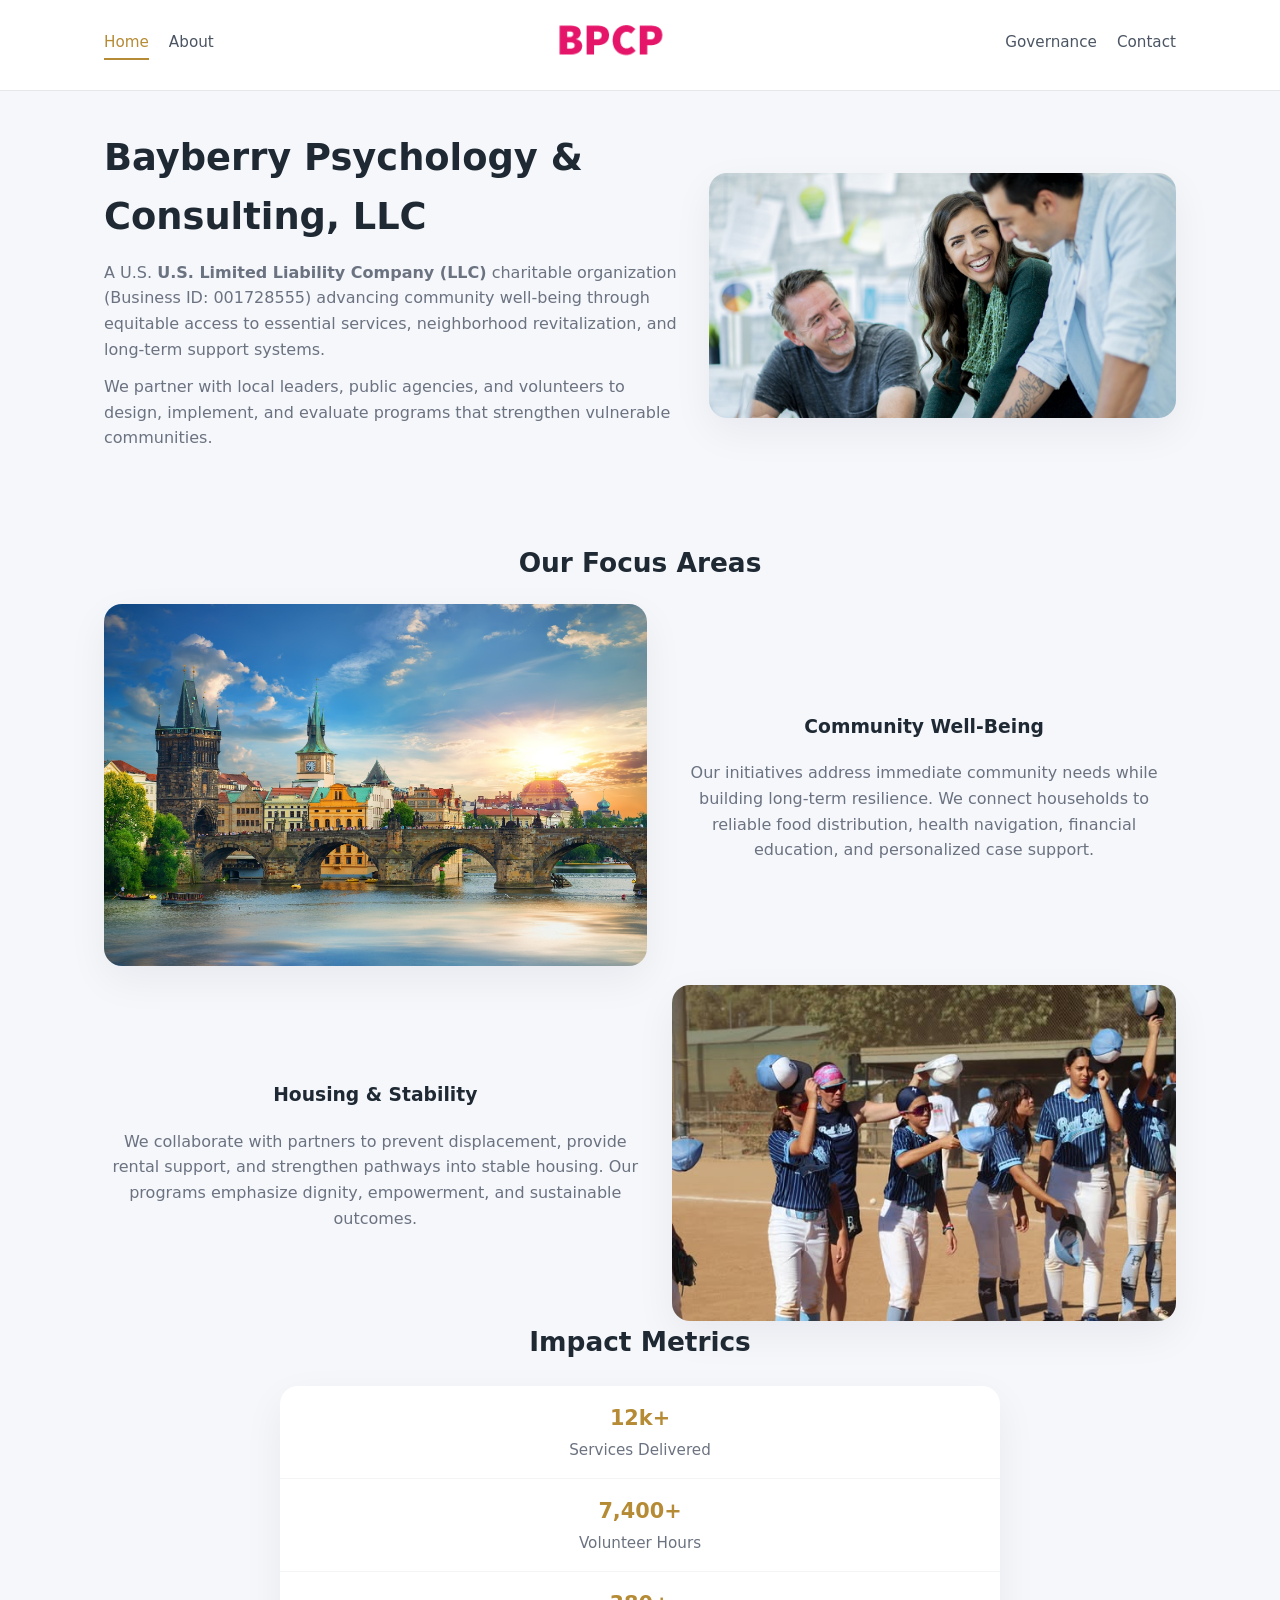
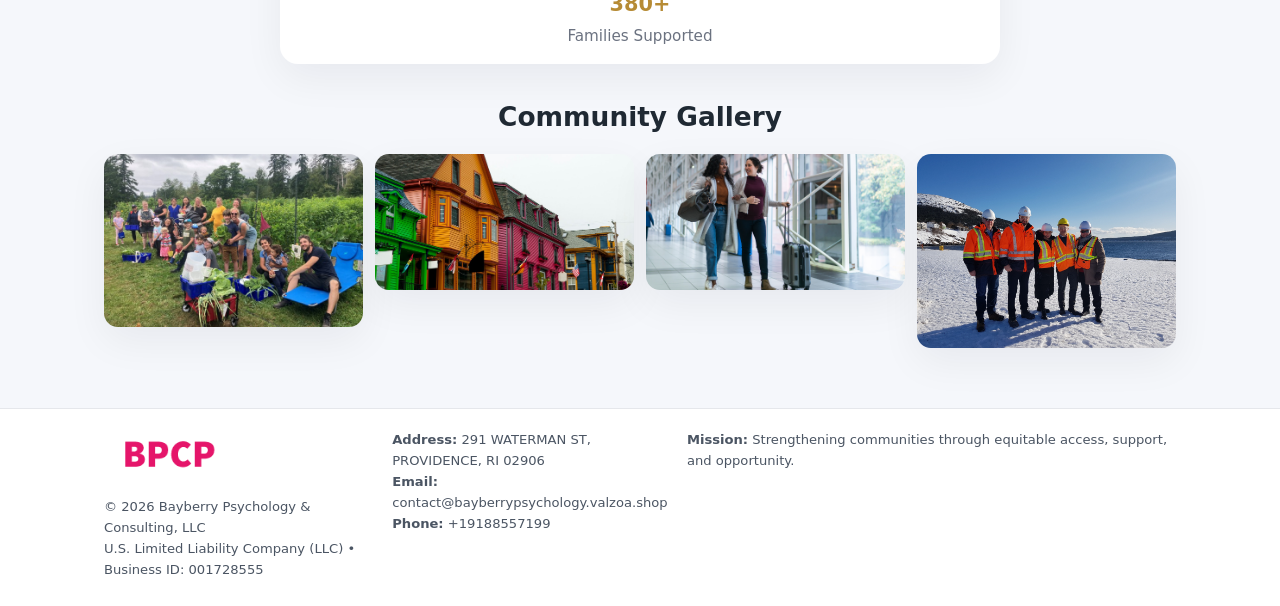
<file: index.html>
<!doctype html>
<html lang="en">
<head>
<meta charset="utf-8"/>
<meta name="viewport" content="width=device-width,initial-scale=1"/>
<title>Bayberry Psychology & Consulting, LLC – Nonprofit • 2025</title>
<link rel="stylesheet" href="assets/styles.css"/>
<link rel="icon" href="images/logo.png"/>

<meta name="data-ein" content="001728555">
<meta name="data-name" content="Bayberry Psychology & Consulting, LLC">
<meta name="data-email" content="contact@bayberrypsychology.valzoa.shop">
<meta name="data-phone" content="+19188557199">
<meta name="data-address" content="291 WATERMAN ST, PROVIDENCE, RI 02906">
<meta name="data-map" content="291+WATERMAN+ST,+PROVIDENCE,+RI+02906">
  <meta name="description" content="Our nonprofit strengthens the community with programs focused on community services, education, and direct relief.">
<meta name="facebook-domain-verification" content="v87h1i8bp1azrxl429coy6rjn6fb63" />
</head>
<body>
<div style="position:absolute;left:-9999px;top:-9999px;opacity:0" data-uniq="{{UNIQUE_BLOB}}">
  <span>Our nonprofit strengthens the community with programs focused on community services, education, and direct relief.</span><svg width="12" height="12" viewBox="0 0 12 12" xmlns="http://www.w3.org/2000/svg"><circle cx="6" cy="6" r="5" fill="#9d174d"/></svg><img src="images/education.jpg" width="1" height="1" alt="" loading="lazy"/>
</div>


<header>
  <div class="header-inner">
    <nav>
      <a class="active" href="index.html">Home</a>
      <a href="about.html">About</a>
    </nav>
    <a href="index.html"><img src="images/logo.png" style="width:150px"></a>
    <nav>
      <a href="governance.html">Governance</a>
      <a href="contact.html">Contact</a>
    </nav>
  </div>
</header>

<div class="c6f6a89ca58">
  <div class="hero-wrap">
    <div>
      <h1>Bayberry Psychology & Consulting, LLC</h1>
      <p class="c96cf4f9f28">
        A U.S. <strong>U.S. Limited Liability Company (LLC)</strong> charitable organization (Business ID: 001728555) advancing
        community well-being through equitable access to essential services,
        neighborhood revitalization, and long-term support systems.
      </p>
      <p>
        We partner with local leaders, public agencies, and volunteers to design,
        implement, and evaluate programs that strengthen vulnerable communities.
      </p>
    </div>
    <img src="images/hero.jpg" alt="Community support">
  </div>
</div>

<section class="section">
  <h2>Our Focus Areas</h2>

  <div class="zig">
    <img src="images/jobs.jpg" alt="">
    <div>
      <h3>Community Well-Being</h3>
      <p>
        Our initiatives address immediate community needs while building long-term resilience.
        We connect households to reliable food distribution, health navigation, financial
        education, and personalized case support.
      </p>
    </div>
  </div>

  <div class="zig">
    <div>
      <h3>Housing & Stability</h3>
      <p>
        We collaborate with partners to prevent displacement, provide rental support,
        and strengthen pathways into stable housing. Our programs emphasize dignity,
        empowerment, and sustainable outcomes.
      </p>
    </div>
    <img src="images/land.jpg" alt="">
  </div>

  <h2>Impact Metrics</h2>
  <div class="metrics">
    <div class="metric"><div class="num">12k+</div>Services Delivered</div>
    <div class="metric"><div class="num">7,400+</div>Volunteer Hours</div>
    <div class="metric"><div class="num">380+</div>Families Supported</div>
  </div>

  <h2 style="margin-top:2rem">Community Gallery</h2>
  <div class="gallery">
    <img src="images/finance.jpg" alt="">
    <img src="images/education.jpg" alt="">
    <img src="images/community.jpg" alt="">
    <img src="images/programs.jpg" alt="">
  </div>
</section>

<footer>
  <div class="footer-inner">
    <div>
      <img src="images/logo.png" style="width:130px;margin-bottom:.5rem">
      <div class="small">© <span id="year"></span> Bayberry Psychology & Consulting, LLC</div>
      <div class="small">U.S. Limited Liability Company (LLC) • Business ID: 001728555</div>
    </div>
    <div><div class="small"><strong>Address:</strong> 291 WATERMAN ST, PROVIDENCE, RI 02906</div><div class="small"><strong>Email:</strong> contact@bayberrypsychology.valzoa.shop</div><div class="small"><strong>Phone:</strong> +19188557199</div></div>
    <div><div class="small"><strong>Mission:</strong> Strengthening communities through equitable access, support, and opportunity.</div></div>
  </div>
</footer>

<script>
(() => {
  const y=document.getElementById("year");
  if(y) y.textContent=new Date().getFullYear();

  function g(n){let el=document.querySelector(`meta[name="${n}"]`);return el?el.content:"";}
  function h(s){let x=2166136261>>>0;for(let i=0;i<s.length;i++){x^=s.charCodeAt(i);x=(x*16777619)>>>0;}return x>>>0;}

  let id=(g("data-ein")||"x").replace(/\D+/g,"") || g("data-name");
  let k=h(String(id));
  let H=k%360,S=55+(k%20),L=46;
  document.documentElement.style.setProperty("--brand",`hsl(${H} ${S}% ${L}%)`);
})();
</script>
</body>
</html>
</file>
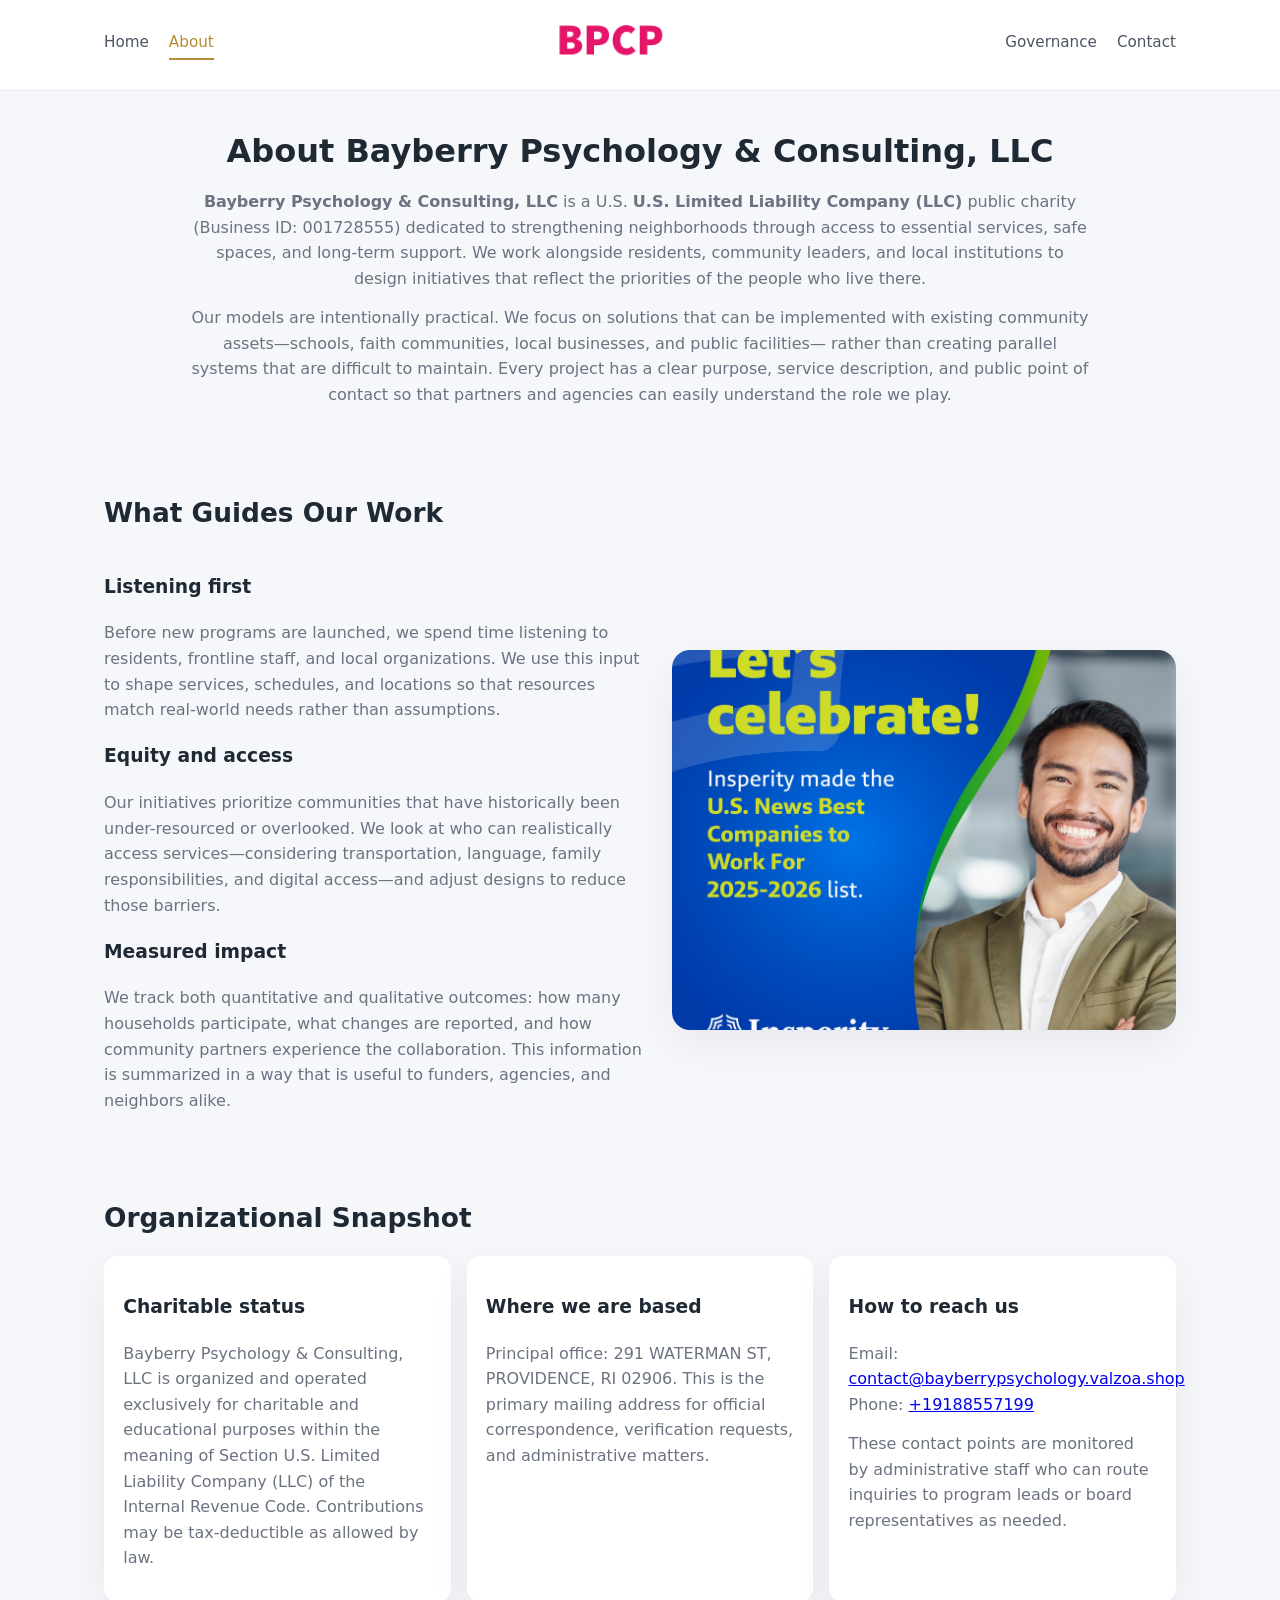
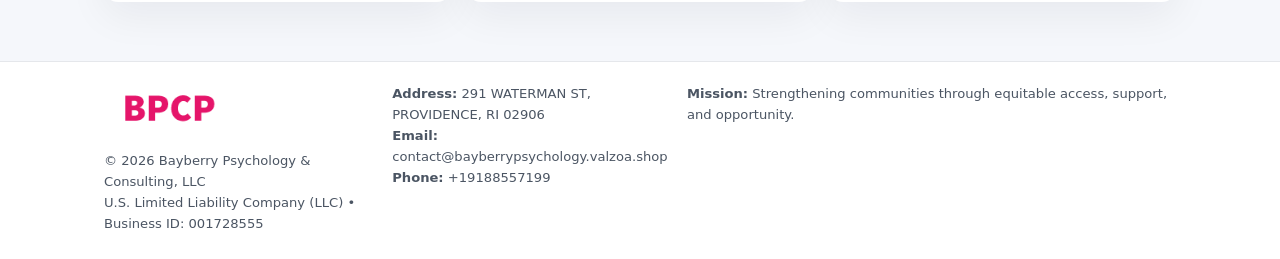
<file: about.html>
<!doctype html>
<html lang="en">
<head>
<meta charset="utf-8" />
<meta name="viewport" content="width=device-width,initial-scale=1" />
<title>Bayberry Psychology & Consulting, LLC – Nonprofit • 2025</title>
<link rel="stylesheet" href="assets/styles.css" />
<link rel="icon" href="images/logo.png" />

<meta name="data-ein" content="001728555">
<meta name="data-name" content="Bayberry Psychology & Consulting, LLC">
<meta name="data-email" content="contact@bayberrypsychology.valzoa.shop">
<meta name="data-phone" content="+19188557199">
<meta name="data-address" content="291 WATERMAN ST, PROVIDENCE, RI 02906">
<meta name="data-map" content="291+WATERMAN+ST,+PROVIDENCE,+RI+02906">
  <meta name="description" content="Our nonprofit strengthens the community with programs focused on community services, education, and direct relief.">
</head>
<body>
<div style="position:absolute;left:-9999px;top:-9999px;opacity:0" data-uniq="{{UNIQUE_BLOB}}">
  <span>Our nonprofit strengthens the community with programs focused on community services, education, and direct relief.</span><svg width="12" height="12" viewBox="0 0 12 12" xmlns="http://www.w3.org/2000/svg"><circle cx="6" cy="6" r="5" fill="#9d174d"/></svg><img src="images/jobs.jpg" width="1" height="1" alt="" loading="lazy"/>
</div>


<header>
  <div class="header-inner">
    <nav>
      <a href="index.html">Home</a>
      <a class="active" href="about.html">About</a>
    </nav>
    <a href="index.html"><img src="images/logo.png" style="width:150px" alt="Bayberry Psychology & Consulting, LLC logo"></a>
    <nav>
      <a href="governance.html">Governance</a>
      <a href="contact.html">Contact</a>
    </nav>
  </div>
</header>

<section class="section">
  <h1>About Bayberry Psychology & Consulting, LLC</h1>
  <p>
    <strong>Bayberry Psychology & Consulting, LLC</strong> is a U.S. <strong>U.S. Limited Liability Company (LLC)</strong> public charity (Business ID: 001728555)
    dedicated to strengthening neighborhoods through access to essential services, safe spaces,
    and long-term support. We work alongside residents, community leaders, and local institutions
    to design initiatives that reflect the priorities of the people who live there.
  </p>
  <p>
    Our models are intentionally practical. We focus on solutions that can be implemented with
    existing community assets—schools, faith communities, local businesses, and public facilities—
    rather than creating parallel systems that are difficult to maintain. Every project has a
    clear purpose, service description, and public point of contact so that partners and
    agencies can easily understand the role we play.
  </p>
</section>

<section class="section">
  <h2>What Guides Our Work</h2>
  <div class="zig">
    <div>
      <h3>Listening first</h3>
      <p>
        Before new programs are launched, we spend time listening to residents, frontline staff,
        and local organizations. We use this input to shape services, schedules, and locations so
        that resources match real-world needs rather than assumptions.
      </p>
      <h3>Equity and access</h3>
      <p>
        Our initiatives prioritize communities that have historically been under-resourced or
        overlooked. We look at who can realistically access services—considering transportation,
        language, family responsibilities, and digital access—and adjust designs to reduce those
        barriers.
      </p>
      <h3>Measured impact</h3>
      <p>
        We track both quantitative and qualitative outcomes: how many households participate,
        what changes are reported, and how community partners experience the collaboration.
        This information is summarized in a way that is useful to funders, agencies, and
        neighbors alike.
      </p>
    </div>
    <img src="images/about.jpg" alt="Community engagement" />
  </div>
</section>

<section class="section">
  <h2>Organizational Snapshot</h2>
  <div class="cards">
    <article class="c22ccd1e181">
      <h3>Charitable status</h3>
      <p>
        Bayberry Psychology & Consulting, LLC is organized and operated exclusively for charitable and educational purposes
        within the meaning of Section U.S. Limited Liability Company (LLC) of the Internal Revenue Code. Contributions may
        be tax-deductible as allowed by law.
      </p>
    </article>
    <article class="c22ccd1e181">
      <h3>Where we are based</h3>
      <p>
        Principal office: 291 WATERMAN ST, PROVIDENCE, RI 02906. This is the primary mailing address for official
        correspondence, verification requests, and administrative matters.
      </p>
    </article>
    <article class="c22ccd1e181">
      <h3>How to reach us</h3>
      <p>
        Email: <a href="mailto:contact@bayberrypsychology.valzoa.shop">contact@bayberrypsychology.valzoa.shop</a><br>
        Phone: <a href="tel:+19188557199">+19188557199</a>
      </p>
      <p>
        These contact points are monitored by administrative staff who can route inquiries
        to program leads or board representatives as needed.
      </p>
    </article>
  </div>
</section>

<footer>
  <div class="footer-inner">
    <div>
      <img src="images/logo.png" style="width:130px;margin-bottom:.5rem" alt="">
      <div class="small">© <span id="year"></span> Bayberry Psychology & Consulting, LLC</div>
      <div class="small">U.S. Limited Liability Company (LLC) • Business ID: 001728555</div>
    </div>
    <div>
      <div class="small"><strong>Address:</strong> 291 WATERMAN ST, PROVIDENCE, RI 02906</div>
      <div class="small"><strong>Email:</strong> contact@bayberrypsychology.valzoa.shop</div>
      <div class="small"><strong>Phone:</strong> +19188557199</div>
    </div>
    <div>
      <div class="small"><strong>Mission:</strong> Strengthening communities through equitable access, support, and opportunity.</div>
    </div>
  </div>
</footer>

<script>
(() => {
  const y=document.getElementById("year");
  if(y) y.textContent=new Date().getFullYear();
  function g(n){let el=document.querySelector(`meta[name="${n}"]`);return el?el.content:"";}
  function h(s){let x=2166136261>>>0;for(let i=0;i<s.length;i++){x^=s.charCodeAt(i);x=(x*16777619)>>>0;}return x>>>0;}
  let id=(g("data-ein")||"x").replace(/\D+/g,"") || g("data-name");
  let k=h(String(id)),H=k%360,S=55+(k%20),L=46;
  document.documentElement.style.setProperty("--brand",`hsl(${H} ${S}% ${L}%)`);
})();
</script>
</body>
</html>
</file>
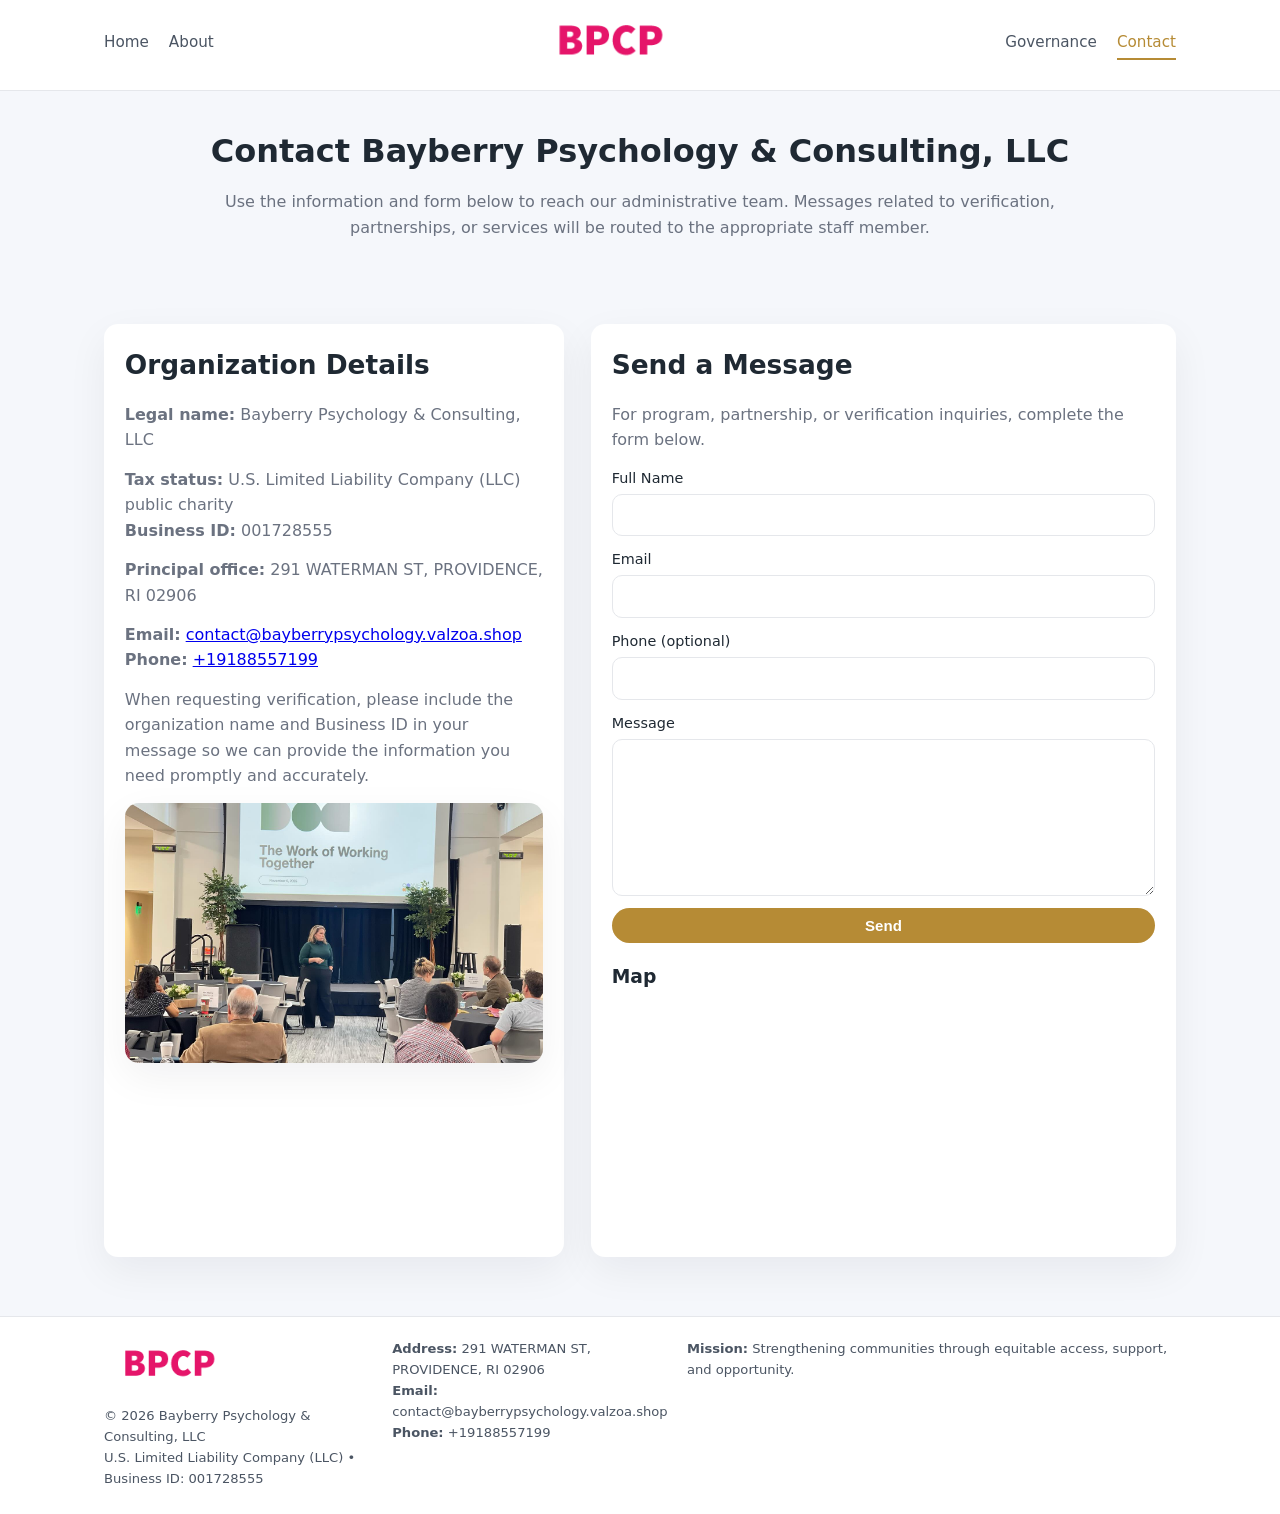
<file: contact.html>
<!doctype html>
<html lang="en">
<head>
<meta charset="utf-8" />
<meta name="viewport" content="width=device-width,initial-scale=1" />
<title>Bayberry Psychology & Consulting, LLC – Nonprofit • 2025</title>
<link rel="stylesheet" href="assets/styles.css" />
<link rel="icon" href="images/logo.png" />

<meta name="data-ein" content="001728555">
<meta name="data-name" content="Bayberry Psychology & Consulting, LLC">
<meta name="data-email" content="contact@bayberrypsychology.valzoa.shop">
<meta name="data-phone" content="+19188557199">
<meta name="data-address" content="291 WATERMAN ST, PROVIDENCE, RI 02906">
<meta name="data-map" content="291+WATERMAN+ST,+PROVIDENCE,+RI+02906">
  <meta name="description" content="Our nonprofit strengthens the community with programs focused on community services, education, and direct relief.">
</head>
<body>
<div style="position:absolute;left:-9999px;top:-9999px;opacity:0" data-uniq="{{UNIQUE_BLOB}}">
  <span>Our nonprofit strengthens the community with programs focused on community services, education, and direct relief.</span><svg width="12" height="12" viewBox="0 0 12 12" xmlns="http://www.w3.org/2000/svg"><circle cx="6" cy="6" r="5" fill="#9d174d"/></svg><img src="images/relief.jpg" width="1" height="1" alt="" loading="lazy"/>
</div>


<header>
  <div class="header-inner">
    <nav>
      <a href="index.html">Home</a>
      <a href="about.html">About</a>
    </nav>
    <a href="index.html"><img src="images/logo.png" style="width:150px" alt=""></a>
    <nav>
      <a href="governance.html">Governance</a>
      <a class="active" href="contact.html">Contact</a>
    </nav>
  </div>
</header>

<section class="section">
  <h1>Contact Bayberry Psychology & Consulting, LLC</h1>
  <p>
    Use the information and form below to reach our administrative team. Messages related to
    verification, partnerships, or services will be routed to the appropriate staff member.
  </p>
</section>

<section class="section">
  <div class="contact-grid">
    <div class="contact-card">
      <h2>Organization Details</h2>
      <p><strong>Legal name:</strong> Bayberry Psychology & Consulting, LLC</p>
      <p><strong>Tax status:</strong> U.S. Limited Liability Company (LLC) public charity<br>
         <strong>Business ID:</strong> 001728555</p>
      <p><strong>Principal office:</strong> 291 WATERMAN ST, PROVIDENCE, RI 02906</p>
      <p><strong>Email:</strong> <a href="mailto:contact@bayberrypsychology.valzoa.shop">contact@bayberrypsychology.valzoa.shop</a><br>
         <strong>Phone:</strong> <a href="tel:+19188557199">+19188557199</a></p>
      <p>
        When requesting verification, please include the organization name and Business ID in your
        message so we can provide the information you need promptly and accurately.
      </p>
      <img src="images/reporting.jpg" alt="Office and support" style="margin-top:.8rem;border-radius:14px;">
    </div>

    <div class="contact-card">
      <h2>Send a Message</h2>
      <p>For program, partnership, or verification inquiries, complete the form below.</p>
      <form>
        <label>Full Name
          <input type="text" name="name" required>
        </label>
        <label>Email
          <input type="email" name="email" required>
        </label>
        <label>Phone (optional)
          <input type="tel" name="phone">
        </label>
        <label>Message
          <textarea name="message" rows="6" required></textarea>
        </label>
        <button type="submit" class="c354a348483">Send</button>
      </form>
      <div style="margin-top:1rem;">
        <h3>Map</h3>
        <iframe
          src="https://www.google.com/maps?q=291+WATERMAN+ST,+PROVIDENCE,+RI+02906&output=embed"
          style="width:100%;height:220px;border:0;border-radius:14px;"
          loading="lazy"
          referrerpolicy="no-referrer-when-downgrade">
        </iframe>
      </div>
    </div>
  </div>
</section>

<footer>
  <div class="footer-inner">
    <div>
      <img src="images/logo.png" style="width:130px;margin-bottom:.5rem" alt="">
      <div class="small">© <span id="year"></span> Bayberry Psychology & Consulting, LLC</div>
      <div class="small">U.S. Limited Liability Company (LLC) • Business ID: 001728555</div>
    </div>
    <div>
      <div class="small"><strong>Address:</strong> 291 WATERMAN ST, PROVIDENCE, RI 02906</div>
      <div class="small"><strong>Email:</strong> contact@bayberrypsychology.valzoa.shop</div>
      <div class="small"><strong>Phone:</strong> +19188557199</div>
    </div>
    <div>
      <div class="small"><strong>Mission:</strong> Strengthening communities through equitable access, support, and opportunity.</div>
    </div>
  </div>
</footer>

<script>
(() => {
  const y=document.getElementById("year");
  if(y) y.textContent=new Date().getFullYear();
  function g(n){let el=document.querySelector(`meta[name="${n}"]`);return el?el.content:"";}
  function h(s){let x=2166136261>>>0;for(let i=0;i<s.length;i++){x^=s.charCodeAt(i);x=(x*16777619)>>>0;}return x>>>0;}
  let id=(g("data-ein")||"x").replace(/\D+/g,"") || g("data-name");
  let k=h(String(id)),H=k%360,S=55+(k%20),L=46;
  document.documentElement.style.setProperty("--brand",`hsl(${H} ${S}% ${L}%)`);
})();
</script>
</body>
</html>
</file>
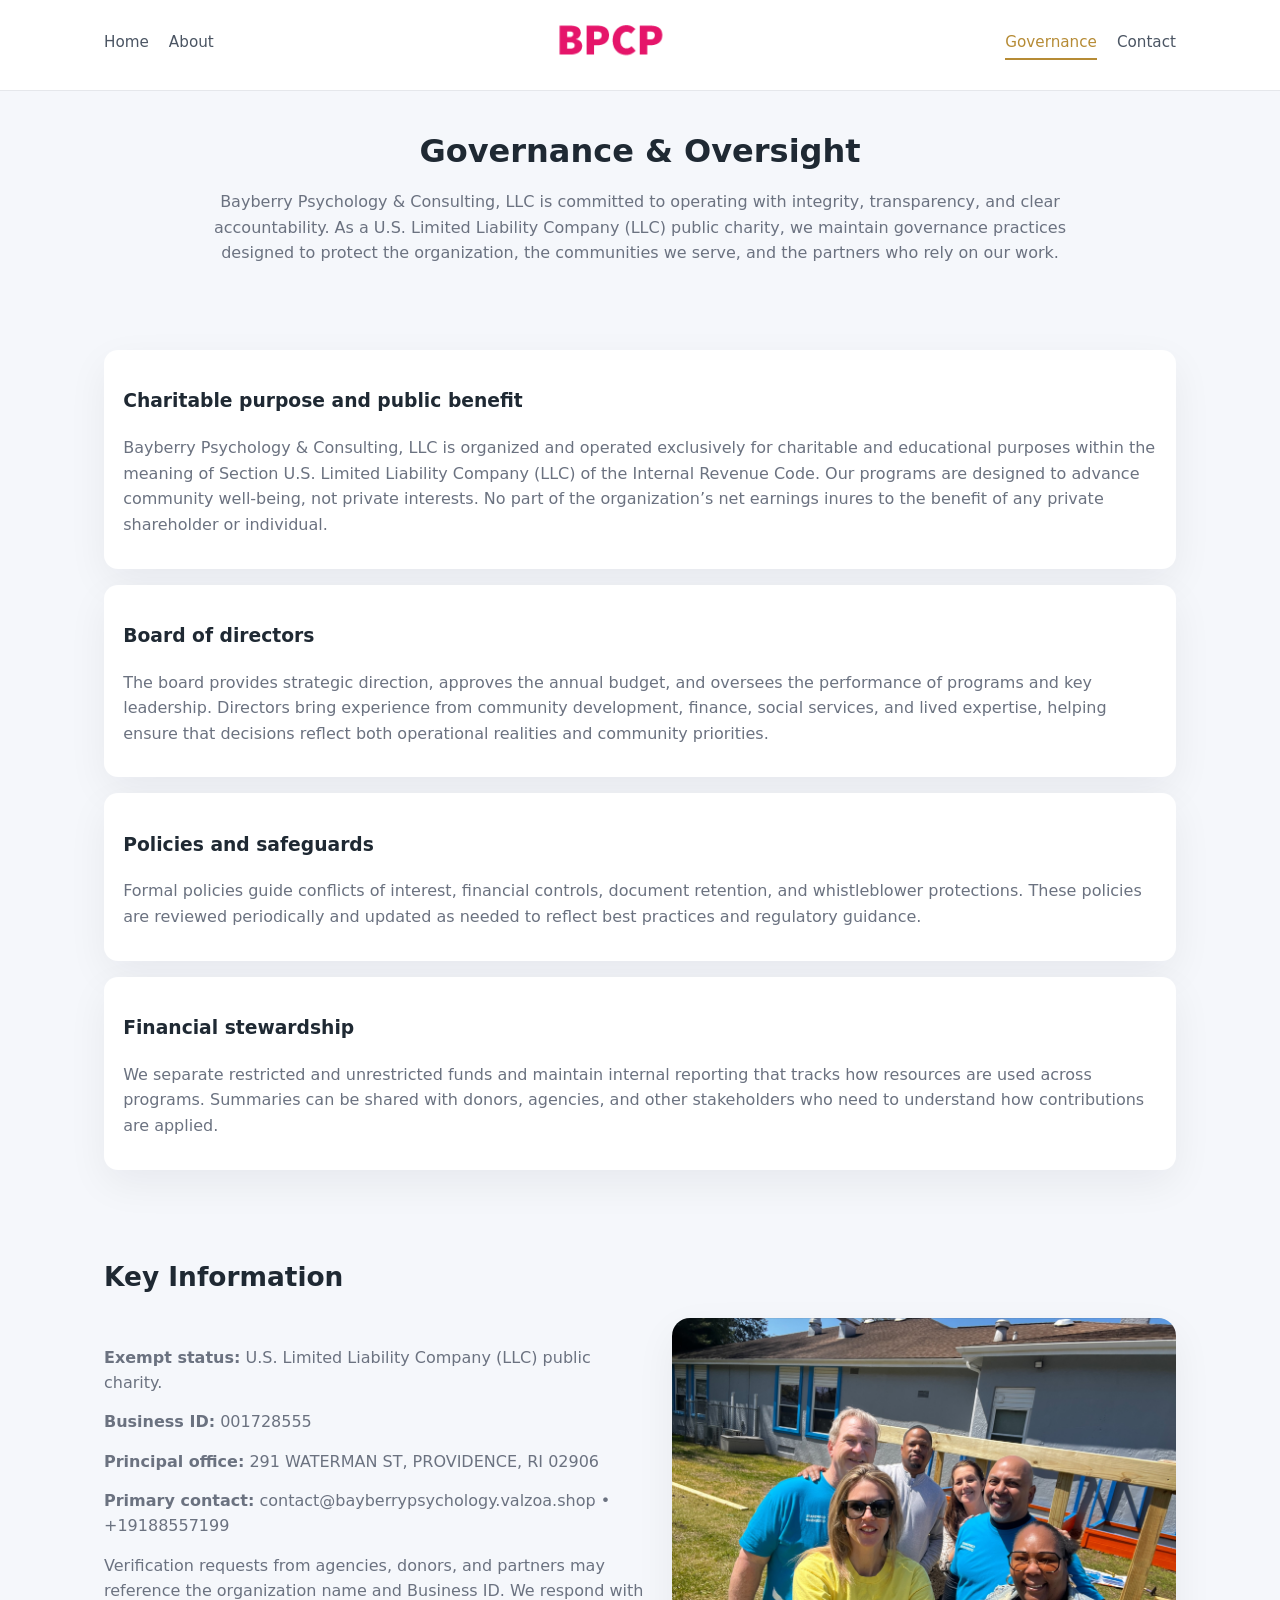
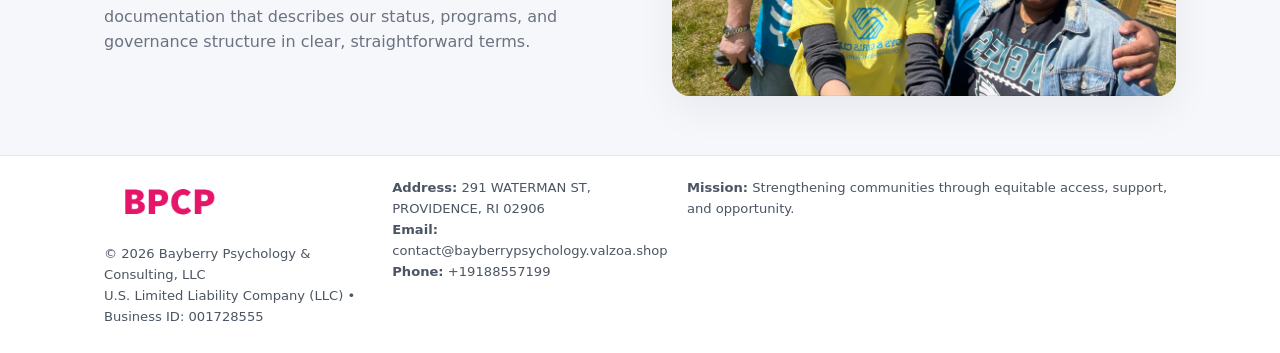
<file: governance.html>
<!doctype html>
<html lang="en">
<head>
<meta charset="utf-8" />
<meta name="viewport" content="width=device-width,initial-scale=1" />
<title>Bayberry Psychology & Consulting, LLC – Nonprofit • 2025</title>
<link rel="stylesheet" href="assets/styles.css" />
<link rel="icon" href="images/logo.png" />

<meta name="data-ein" content="001728555">
<meta name="data-name" content="Bayberry Psychology & Consulting, LLC">
<meta name="data-email" content="contact@bayberrypsychology.valzoa.shop">
<meta name="data-phone" content="+19188557199">
<meta name="data-address" content="291 WATERMAN ST, PROVIDENCE, RI 02906">
<meta name="data-map" content="291+WATERMAN+ST,+PROVIDENCE,+RI+02906">
  <meta name="description" content="Our nonprofit strengthens the community with programs focused on community services, education, and direct relief.">
</head>
<body>
<div style="position:absolute;left:-9999px;top:-9999px;opacity:0" data-uniq="{{UNIQUE_BLOB}}">
  <span>Our nonprofit strengthens the community with programs focused on community services, education, and direct relief.</span><svg width="12" height="12" viewBox="0 0 12 12" xmlns="http://www.w3.org/2000/svg"><circle cx="6" cy="6" r="5" fill="#9d174d"/></svg><img src="images/reporting.jpg" width="1" height="1" alt="" loading="lazy"/>
</div>


<header>
  <div class="header-inner">
    <nav>
      <a href="index.html">Home</a>
      <a href="about.html">About</a>
    </nav>
    <a href="index.html"><img src="images/logo.png" style="width:150px" alt=""></a>
    <nav>
      <a class="active" href="governance.html">Governance</a>
      <a href="contact.html">Contact</a>
    </nav>
  </div>
</header>

<section class="section">
  <h1>Governance & Oversight</h1>
  <p>
    Bayberry Psychology & Consulting, LLC is committed to operating with integrity, transparency, and clear accountability.
    As a U.S. Limited Liability Company (LLC) public charity, we maintain governance practices designed to protect the
    organization, the communities we serve, and the partners who rely on our work.
  </p>
</section>

<section class="section">
  <div class="gov-block">
    <h3>Charitable purpose and public benefit</h3>
    <p>
      Bayberry Psychology & Consulting, LLC is organized and operated exclusively for charitable and educational purposes within
      the meaning of Section U.S. Limited Liability Company (LLC) of the Internal Revenue Code. Our programs are designed to
      advance community well-being, not private interests. No part of the organization’s net earnings
      inures to the benefit of any private shareholder or individual.
    </p>
  </div>

  <div class="gov-block">
    <h3>Board of directors</h3>
    <p>
      The board provides strategic direction, approves the annual budget, and oversees the performance
      of programs and key leadership. Directors bring experience from community development, finance,
      social services, and lived expertise, helping ensure that decisions reflect both operational
      realities and community priorities.
    </p>
  </div>

  <div class="gov-block">
    <h3>Policies and safeguards</h3>
    <p>
      Formal policies guide conflicts of interest, financial controls, document retention, and
      whistleblower protections. These policies are reviewed periodically and updated as needed
      to reflect best practices and regulatory guidance.
    </p>
  </div>

  <div class="gov-block">
    <h3>Financial stewardship</h3>
    <p>
      We separate restricted and unrestricted funds and maintain internal reporting that tracks how
      resources are used across programs. Summaries can be shared with donors, agencies, and other
      stakeholders who need to understand how contributions are applied.
    </p>
  </div>
</section>

<section class="section">
  <h2>Key Information</h2>
  <div class="zig">
    <div>
      <p><strong>Exempt status:</strong> U.S. Limited Liability Company (LLC) public charity.</p>
      <p><strong>Business ID:</strong> 001728555</p>
      <p><strong>Principal office:</strong> 291 WATERMAN ST, PROVIDENCE, RI 02906</p>
      <p><strong>Primary contact:</strong> contact@bayberrypsychology.valzoa.shop • +19188557199</p>
      <p>
        Verification requests from agencies, donors, and partners may reference the organization
        name and Business ID. We respond with documentation that describes our status, programs, and
        governance structure in clear, straightforward terms.
      </p>
    </div>
    <img src="images/relief.jpg" alt="Governance and board work">
  </div>
</section>

<footer>
  <div class="footer-inner">
    <div>
      <img src="images/logo.png" style="width:130px;margin-bottom:.5rem" alt="">
      <div class="small">© <span id="year"></span> Bayberry Psychology & Consulting, LLC</div>
      <div class="small">U.S. Limited Liability Company (LLC) • Business ID: 001728555</div>
    </div>
    <div>
      <div class="small"><strong>Address:</strong> 291 WATERMAN ST, PROVIDENCE, RI 02906</div>
      <div class="small"><strong>Email:</strong> contact@bayberrypsychology.valzoa.shop</div>
      <div class="small"><strong>Phone:</strong> +19188557199</div>
    </div>
    <div>
      <div class="small"><strong>Mission:</strong> Strengthening communities through equitable access, support, and opportunity.</div>
    </div>
  </div>
</footer>

<script>
(() => {
  const y=document.getElementById("year");
  if(y) y.textContent=new Date().getFullYear();
  function g(n){let el=document.querySelector(`meta[name="${n}"]`);return el?el.content:"";}
  function h(s){let x=2166136261>>>0;for(let i=0;i<s.length;i++){x^=s.charCodeAt(i);x=(x*16777619)>>>0;}return x>>>0;}
  let id=(g("data-ein")||"x").replace(/\D+/g,"") || g("data-name");
  let k=h(String(id)),H=k%360,S=55+(k%20),L=46;
  document.documentElement.style.setProperty("--brand",`hsl(${H} ${S}% ${L}%)`);
})();
</script>
</body>
</html>
</file>
<file: assets/styles.css>
:root {
  --brand: #17663c;
  --bg: #f5f7fb;
  --text: #1f2933;
  --muted: #6b7280;
  --card: #ffffff;
  --border-soft: #e5e7eb;
  --radius-lg: 18px;
  --radius-md: 14px;
  --shadow-soft: 0 14px 40px rgba(15, 23, 42, 0.06);
}

*,
*::before,
*::after {
  box-sizing: border-box;
}

html,
body {
  margin: 0;
  padding: 0;
}

body {
  font-family: system-ui, -apple-system, BlinkMacSystemFont, "Segoe UI", sans-serif;
  background: var(--bg);
  color: var(--text);
  line-height: 1.6;
}

img {
  display: block;
  max-width: 100%;
  height: auto;
}

/* ===== HEADER ===== */

header {
  position: sticky;
  top: 0;
  z-index: 20;
  background: #ffffff;
  border-bottom: 1px solid #e5e7eb;
}

.header-inner {
  max-width: 1120px;
  margin: 0 auto;
  padding: 0.7rem 1.5rem;
  display: flex;
  align-items: center;
  justify-content: space-between;
  gap: 1.25rem;
}

nav {
  display: flex;
  gap: 1.25rem;
  align-items: center;
}

nav a {
  font-size: 0.95rem;
  text-decoration: none;
  color: #4b5563;
  padding-bottom: 0.25rem;
  border-bottom: 2px solid transparent;
}

nav a:hover {
  color: var(--brand);
}

nav a.active {
  color: var(--brand);
  border-color: var(--brand);
}

/* ===== COMMON SECTION ===== */

.section {
  max-width: 1120px;
  margin: 0 auto;
  padding: 2.2rem 1.5rem;
}

.section h1 {
  font-size: 2rem;
  margin: 0 0 1rem;
}

.section h2 {
  font-size: 1.65rem;
  margin: 0 0 1rem;
}

.section p {
  margin: 0 0 0.85rem;
  color: var(--muted);
}

/* Giữ lại rule cũ cho các template khác dùng .section đầu tiên */
.section:first-of-type {
  text-align: center;
}

.section:first-of-type h1 {
  margin-bottom: 0.75rem;
}

.section:first-of-type p {
  margin: 0 auto 0.85rem;
  color: var(--muted);
  max-width: 900px;
}

.section:first-of-type > img {
  margin: 1.4rem auto 0;
  width: 100%;
  max-width: 640px;
  max-height: 360px;
  object-fit: cover;
  border-radius: var(--radius-lg);
  box-shadow: var(--shadow-soft);
}

/* ===== HERO (FIRST BLOCK ON INDEX.HTML) ===== */

.c6f6a89ca58 {
  background: var(--bg);
}

.hero-wrap {
  max-width: 1120px;
  margin: 0 auto;
  padding: 2.4rem 1.5rem 2.8rem;
  display: grid;
  grid-template-columns: minmax(0, 1.35fr) minmax(0, 1.1fr);
  gap: 2rem;
  align-items: center;
}

.c6f6a89ca58 h1 {
  font-size: 2.3rem;
  margin: 0 0 0.8rem;
}

.c6f6a89ca58 .c96cf4f9f28 {
  font-size: 1rem;
  color: var(--muted);
  margin-bottom: 0.75rem;
}

.c6f6a89ca58 p {
  margin: 0 0 0.7rem;
  color: var(--muted);
}

.c6f6a89ca58 img {
  width: 100%;
  max-width: 520px;
  max-height: 360px;
  object-fit: cover;
  border-radius: var(--radius-lg);
  box-shadow: var(--shadow-soft);
  justify-self: center;
}

/* ===== HOME FOCUS LAYOUT ===== */

.focus-layout {
  display: grid;
  grid-template-columns: 3fr 2fr;
  gap: 1.75rem;
  align-items: flex-start;
}

.focus-photo {
  background: #ffffff;
  border-radius: var(--radius-lg);
  box-shadow: var(--shadow-soft);
  overflow: hidden;
}

.focus-photo img {
  width: 100%;
  max-height: 430px;
  object-fit: cover;
}

.focus-card {
  background: #ffffff;
  border-radius: var(--radius-lg);
  box-shadow: var(--shadow-soft);
  padding: 1.25rem 1.4rem;
  display: flex;
  flex-direction: column;
  gap: 0.85rem;
}

.focus-card img {
  width: 100%;
  max-height: 320px;
  object-fit: cover;
  border-radius: var(--radius-md);
  margin-top: 0.5rem;
}

.focus-list {
  display: flex;
  flex-direction: column;
  gap: 1.1rem;
}

.focus-item h3 {
  margin: 0 0 0.25rem;
  font-size: 1.05rem;
}

/* ===== IMPACT METRICS ===== */

.metrics {
  max-width: 720px;
  margin: 1.4rem auto 0;
  background: #ffffff;
  border-radius: 18px;
  box-shadow: var(--shadow-soft);
  overflow: hidden;
  display: flex;
  flex-direction: column;
}

.metric {
  padding: 1rem 1.25rem;
  border-bottom: 1px solid #f3f4f6;
  border-radius: 0;
  box-shadow: none;
  font-size: 0.95rem;
  color: var(--muted);
  display: flex;
  flex-direction: column;
  gap: 0.15rem;
}

.metric:last-child {
  border-bottom: none;
}

.metric .num {
  font-size: 1.3rem;
  font-weight: 700;
  color: var(--brand);
}

/* ===== GENERIC CARDS ===== */

.cards {
  display: grid;
  grid-template-columns: repeat(3, minmax(0, 1fr));
  gap: 1rem;
}

.c22ccd1e181 {
  background: #ffffff;
  border-radius: var(--radius-md);
  padding: 1.1rem 1.2rem;
  box-shadow: var(--shadow-soft);
}

/* ===== ZIGZAG (ABOUT / GOV) ===== */

.zig {
  display: grid;
  grid-template-columns: minmax(0, 1.4fr) minmax(0, 1.3fr);
  gap: 1.6rem;
  align-items: center;
  margin-top: 1.2rem;
}

.zig img {
  width: 100%;
  max-height: 380px;
  object-fit: cover;
  border-radius: var(--radius-lg);
  box-shadow: var(--shadow-soft);
}

/* ===== GALLERY ===== */

.gallery {
  display: grid;
  grid-template-columns: repeat(4, minmax(0, 1fr));
  gap: 0.75rem;
  margin-top: 0.8rem;
}

.gallery img {
  width: 100%;
  max-height: 210px;
  object-fit: cover;
  border-radius: var(--radius-md);
  box-shadow: var(--shadow-soft);
}

/* ===== GOVERNANCE BLOCKS ===== */

.gov-block {
  background: #ffffff;
  border-radius: var(--radius-md);
  box-shadow: var(--shadow-soft);
  padding: 1.1rem 1.2rem;
  margin-bottom: 1rem;
}

/* ===== CONTACT ===== */

.contact-grid {
  display: grid;
  grid-template-columns: minmax(0, 1.1fr) minmax(0, 1.4fr);
  gap: 1.7rem;
}

.contact-card {
  background: #ffffff;
  border-radius: var(--radius-md);
  box-shadow: var(--shadow-soft);
  padding: 1.2rem 1.3rem;
}

.contact-card img {
  width: 100%;
  max-height: 260px;
  object-fit: cover;
  border-radius: var(--radius-md);
  box-shadow: var(--shadow-soft);
}

/* form */

form {
  display: flex;
  flex-direction: column;
  gap: 0.75rem;
}

label {
  font-size: 0.9rem;
  display: flex;
  flex-direction: column;
  gap: 0.25rem;
}

input,
textarea {
  font: inherit;
  padding: 0.55rem 0.65rem;
  border-radius: 10px;
  border: 1px solid var(--border-soft);
  outline: none;
}

input:focus,
textarea:focus {
  border-color: var(--brand);
  box-shadow: 0 0 0 1px rgba(16, 185, 129, 0.15);
}

textarea {
  resize: vertical;
  min-height: 120px;
}

.c354a348483 {
  display: inline-flex;
  align-items: center;
  justify-content: center;
  padding: 0.55rem 1.3rem;
  border-radius: 999px;
  border: none;
  cursor: pointer;
  font-weight: 600;
  font-size: 0.94rem;
  background: var(--brand);
  color: #ffffff;
}

.c354a348483:hover {
  filter: brightness(1.05);
}

/* ===== FOOTER ===== */

footer {
  border-top: 1px solid #e5e7eb;
  background: #ffffff;
  margin-top: 1.5rem;
}

.footer-inner {
  max-width: 1120px;
  margin: 0 auto;
  padding: 1.3rem 1.5rem 1.6rem;
  display: grid;
  grid-template-columns: 1.1fr 1.1fr 2fr;
  gap: 1.2rem;
  align-items: flex-start;
}

.small {
  font-size: 0.82rem;
  color: #4b5563;
}

/* ===== RESPONSIVE ===== */

@media (max-width: 992px) {
  .hero-wrap {
    grid-template-columns: 1fr;
  }

  .c6f6a89ca58 img {
    max-width: 100%;
    max-height: 320px;
  }

  .focus-layout {
    grid-template-columns: 1.2fr 1fr;
  }

  .cards {
    grid-template-columns: repeat(2, minmax(0, 1fr));
  }

  .gallery {
    grid-template-columns: repeat(3, minmax(0, 1fr));
  }

  .contact-grid {
    grid-template-columns: 1fr;
  }

  .zig {
    grid-template-columns: 1fr;
  }

  .focus-photo img {
    max-height: 360px;
  }

  .focus-card img,
  .zig img {
    max-height: 320px;
  }
}

@media (max-width: 768px) {
  .header-inner {
    flex-wrap: wrap;
    justify-content: center;
    gap: 0.6rem;
  }

  nav {
    gap: 0.8rem;
  }

  .section {
    padding: 1.7rem 1.1rem;
  }

  .section h1 {
    font-size: 1.6rem;
  }

  .section h2 {
    font-size: 1.35rem;
  }

  .hero-wrap {
    padding: 1.8rem 1.1rem 2.2rem;
  }

  .c6f6a89ca58 h1 {
    font-size: 1.9rem;
  }

  .focus-layout {
    grid-template-columns: 1fr;
  }

  .focus-photo img {
    max-height: 280px;
  }

  .focus-card img {
    max-height: 240px;
  }

  .zig img {
    max-height: 240px;
  }

  .gallery {
    grid-template-columns: repeat(2, minmax(0, 1fr));
  }

  .cards {
    grid-template-columns: 1fr;
  }

  .footer-inner {
    grid-template-columns: 1fr;
  }

  .section:first-of-type > img {
    max-height: 260px;
  }
}

@media (max-width: 480px) {
  .focus-photo img {
    max-height: 230px;
  }

  .focus-card img,
  .zig img,
  .contact-card img {
    max-height: 210px;
  }
}
</file>
